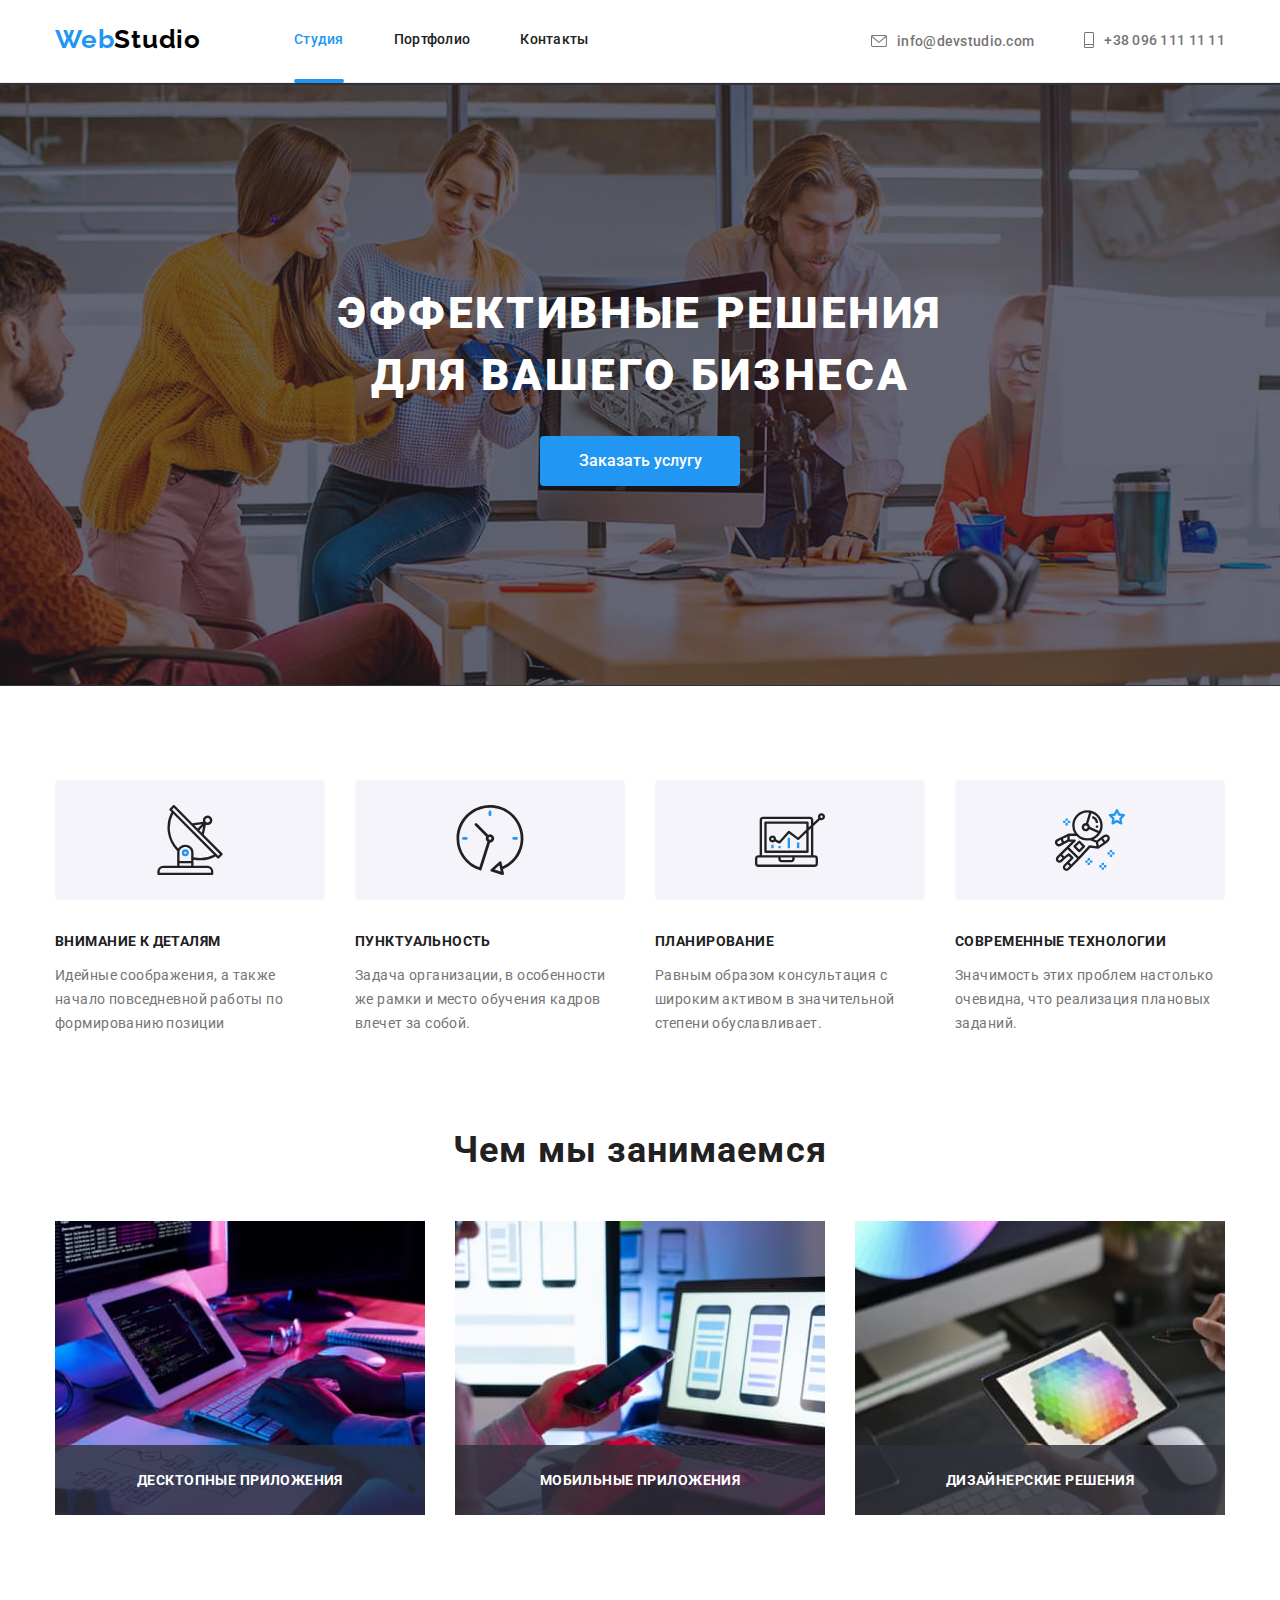
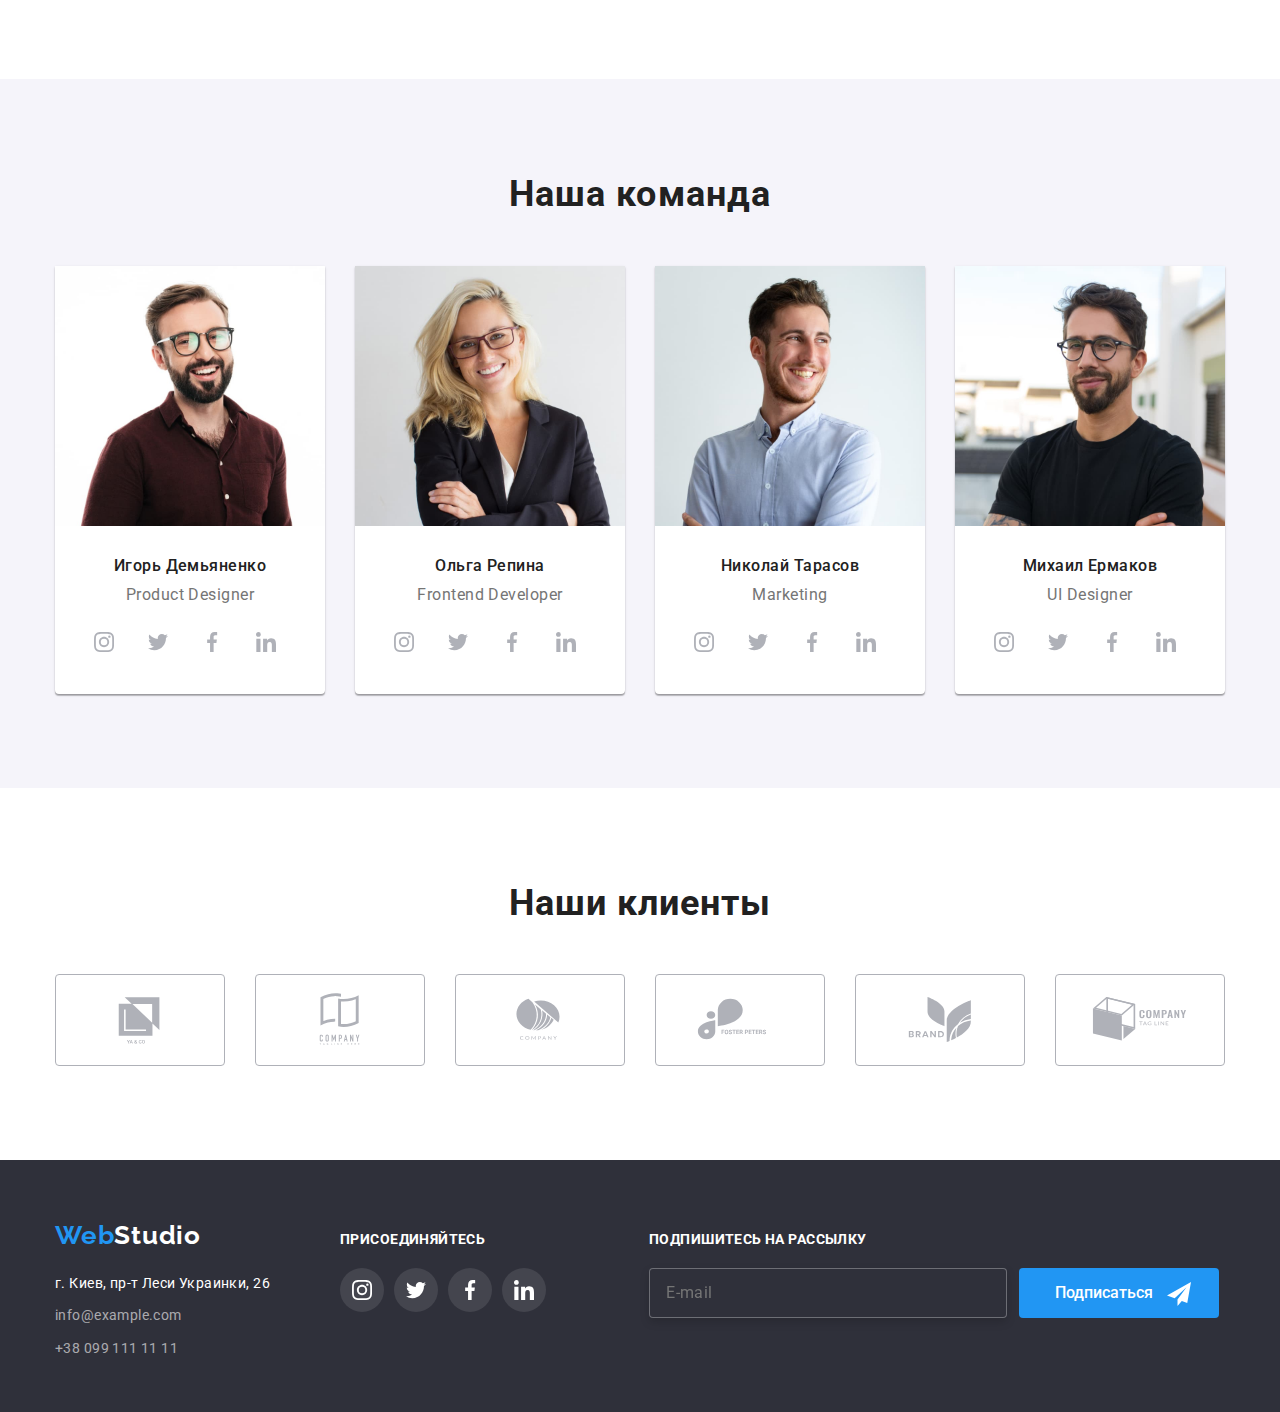
<file: index.html>
<!DOCTYPE html>
<html lang="ru">
  <head>
    <meta charset="UTF-8" />
    <meta http-equiv="X-UA-Compatible" content="IE=edge" />
    <meta name="viewport" content="width=device-width, initial-scale=1.0" />
    <title>WebStudio</title>

    <link rel="preconnect" href="https://fonts.gstatic.com" />
    <link
      href="https://fonts.googleapis.com/css2?family=Raleway:wght@700&family=Roboto:wght@400;500;700;900&display=swap"
      rel="stylesheet"
    />

    <link
      rel="stylesheet"
      href="https://cdnjs.cloudflare.com/ajax/libs/modern-normalize/1.0.0/modern-normalize.min.css"
    />

    <link rel="stylesheet" href="css/styles.css" />
  </head>
  <body>
    <!--Шапка сайта-->
    <header class="header">
      <div class="container">
        <nav class="header-text">
          <a class="link logo header-logo" href="index.html"
            >Web<span class="studio logo">Studio</span></a
          >
          <ul class="list header-text">
            <li class="menu-item">
              <a class="link current" href="index.html">Студия</a>
            </li>
            <li class="menu-item">
              <a class="link" href="portfolio.html">Портфолио</a>
            </li>
            <li class="menu-item">
              <a class="link" href="">Контакты</a>
            </li>
          </ul>
        </nav>

        <ul class="list header-text contact phone-email">
          <li class="menu-item">
            <a class="link" href="mailto:info@devstudio.com">
              <svg class="e-mail" width="16px" height="12px">
                <use href="./images/icons.svg#icon-envelope-hover"></use></svg
              >info@devstudio.com
            </a>
          </li>
          <li class="menu-item">
            <a class="link" href="tel:+380961111111"
              ><svg class="phone" width="10px" height="16px">
                <use href="./images/icons.svg#icon-phone"></use></svg
              >+38 096 111 11 11
            </a>
          </li>
        </ul>
      </div>
    </header>
    <!--Мэйн-->
    <main>
      <!--Секция-герой-->
      <section class="hero">
        <div class="container">
          <h1 class="big">
            Эффективные решения <br />
            для вашего бизнеса
          </h1>
          <button data-modal-open class="btn service" type="button">
            Заказать услугу
          </button>
        </div>
      </section>
      <!--Преимущества-->
      <section class="section-advantages">
        <div class="container">
          <h2 class="vanish">Наши преимущества</h2>
          <ul class="list advantage-list">
            <li class="advantage-card">
              <div class="adv-svg-tile">
                <svg width="70px" height="70px">
                  <use href="./images/icons.svg#icon-sattelite"></use>
                </svg>
              </div>
              <h3 class="advantages">Внимание к деталям</h3>
              <p>
                Идейные соображения, а также начало повседневной работы по
                формированию позиции
              </p>
            </li>
            <li class="advantage-card">
              <div class="adv-svg-tile">
                <svg width="70px" height="70px">
                  <use href="./images/icons.svg#icon-time"></use>
                </svg>
              </div>
              <h3 class="advantages">Пунктуальность</h3>
              <p>
                Задача организации, в особенности же рамки и место обучения
                кадров влечет за собой.
              </p>
            </li>
            <li class="advantage-card">
              <div class="adv-svg-tile">
                <svg width="70px" height="70px">
                  <use href="./images/icons.svg#icon-rise"></use>
                </svg>
              </div>
              <h3 class="advantages">Планирование</h3>
              <p>
                Равным образом консультация с широким активом в значительной
                степени обуславливает.
              </p>
            </li>
            <li class="advantage-card">
              <div class="adv-svg-tile">
                <svg width="70px" height="70px">
                  <use href="./images/icons.svg#icon-spaceman"></use>
                </svg>
              </div>
              <h3 class="advantages">Современные технологии</h3>
              <p>
                Значимость этих проблем настолько очевидна, что реализация
                плановых заданий.
              </p>
            </li>
          </ul>
        </div>
      </section>
      <!--Чем занимаемся-->
      <section class="section-activities">
        <div class="container">
          <h2 class="title2">Чем мы занимаемся</h2>
          <ul class="list activities-list">
            <li class="activities">
              <img
                src="./images/pc.jpg"
                alt="персональный компьютер"
                width="370"
              />
              <div class="gradient">
                <p class="activity-name">Десктопные приложения</p>
              </div>
            </li>
            <li class="activities">
              <img src="./images/laptop.jpg" alt="ноутбук" width="370" />
              <div class="gradient">
                <p class="activity-name">Мобильные приложения</p>
              </div>
            </li>
            <li class="activities">
              <img src="./images/tablet.jpg" alt="планшет" width="370" />
              <div class="gradient">
                <p class="activity-name">Дизайнерские решения</p>
              </div>
            </li>
          </ul>
        </div>
      </section>
      <!--Команда-->
      <section class="team">
        <div class="container">
          <h2 class="title2">Наша команда</h2>
          <ul class="list team-list">
            <li class="team-card">
              <img
                class="team-photo"
                src="./images/igor.jpg"
                alt="Игорь Демьяненко"
              />

              <div class="team-card-text">
                <h3 class="team-names">Игорь Демьяненко</h3>
                <p class="team-position">Product Designer</p>
              </div>

              <div class="team-contacts">
                <ul class="list links-list">
                  <li>
                    <a
                      href="https://www.instagram.com/"
                      target="_blank"
                      rel="noopener nofollower"
                      class="link team-link"
                      aria-label="instagram"
                    >
                      <svg class="team-social" width="20px" height="20px">
                        <use href="./images/icons.svg#icon-instagram"></use>
                      </svg>
                    </a>
                  </li>

                  <li>
                    <a
                      href="https://www.twitter.com/"
                      target="_blank"
                      rel="noopener nofollower"
                      class="link team-link"
                      aria-label="twitter"
                    >
                      <svg class="team-social" width="20px" height="20px">
                        <use href="./images/icons.svg#icon-twitter"></use>
                      </svg>
                    </a>
                  </li>

                  <li>
                    <a
                      href="https://www.facebook.com/"
                      target="_blank"
                      rel="noopener nofollower"
                      class="link team-link"
                      aria-label="facebook"
                    >
                      <svg class="team-social" width="20px" height="20px">
                        <use href="./images/icons.svg#icon-facebook"></use>
                      </svg>
                    </a>
                  </li>

                  <li>
                    <a
                      href="https://www.linkedin.com/"
                      target="_blank"
                      rel="noopener nofollower"
                      class="link team-link"
                      aria-label="linkedin"
                    >
                      <svg class="team-social" width="20px" height="20px">
                        <use href="./images/icons.svg#icon-linkedin"></use>
                      </svg>
                    </a>
                  </li>
                </ul>
              </div>
            </li>

            <li class="team-card">
              <img
                class="team-photo"
                src="./images/olga.jpg"
                alt="Ольга Репина"
              />
              <div class="team-card-text">
                <h3 class="team-names">Ольга Репина</h3>
                <p class="team-position">Frontend Developer</p>
              </div>

              <div class="team-contacts">
                <ul class="list links-list">
                  <li>
                    <a
                      href="https://www.instagram.com/"
                      target="_blank"
                      rel="noopener nofollower"
                      class="link team-link"
                      aria-label="instagram"
                    >
                      <svg class="team-social" width="20px" height="20px">
                        <use href="./images/icons.svg#icon-instagram"></use>
                      </svg>
                    </a>
                  </li>

                  <li>
                    <a
                      href="https://www.twitter.com/"
                      target="_blank"
                      rel="noopener nofollower"
                      class="link team-link"
                      aria-label="twitter"
                    >
                      <svg class="team-social" width="20px" height="20px">
                        <use href="./images/icons.svg#icon-twitter"></use>
                      </svg>
                    </a>
                  </li>

                  <li>
                    <a
                      href="https://www.facebook.com/"
                      target="_blank"
                      rel="noopener nofollower"
                      class="link team-link"
                      aria-label="facebook"
                    >
                      <svg class="team-social" width="20px" height="20px">
                        <use href="./images/icons.svg#icon-facebook"></use>
                      </svg>
                    </a>
                  </li>

                  <li>
                    <a
                      href="https://www.linkedin.com/"
                      target="_blank"
                      rel="noopener nofollower"
                      class="link team-link"
                      aria-label="linkedin"
                    >
                      <svg class="team-social" width="20px" height="20px">
                        <use href="./images/icons.svg#icon-linkedin"></use>
                      </svg>
                    </a>
                  </li>
                </ul>
              </div>
            </li>

            <li class="team-card">
              <img
                class="team-photo"
                src="./images/nick.jpg"
                alt="Николай Тарасов"
              />
              <div class="team-card-text">
                <h3 class="team-names">Николай Тарасов</h3>
                <p class="team-position">Marketing</p>
              </div>

              <div class="team-contacts">
                <ul class="list links-list">
                  <li>
                    <a
                      href="https://www.instagram.com/"
                      target="_blank"
                      rel="noopener nofollower"
                      class="link team-link"
                      aria-label="instagram"
                    >
                      <svg class="team-social" width="20px" height="20px">
                        <use href="./images/icons.svg#icon-instagram"></use>
                      </svg>
                    </a>
                  </li>

                  <li>
                    <a
                      href="https://www.twitter.com/"
                      target="_blank"
                      rel="noopener nofollower"
                      class="link team-link"
                      aria-label="twitter"
                    >
                      <svg class="team-social" width="20px" height="20px">
                        <use href="./images/icons.svg#icon-twitter"></use>
                      </svg>
                    </a>
                  </li>

                  <li>
                    <a
                      href="https://www.facebook.com/"
                      target="_blank"
                      rel="noopener nofollower"
                      class="link team-link"
                      aria-label="facebook"
                    >
                      <svg class="team-social" width="20px" height="20px">
                        <use href="./images/icons.svg#icon-facebook"></use>
                      </svg>
                    </a>
                  </li>

                  <li>
                    <a
                      href="https://www.linkedin.com/"
                      target="_blank"
                      rel="noopener nofollower"
                      class="link team-link"
                      aria-label="linkedin"
                    >
                      <svg class="team-social" width="20px" height="20px">
                        <use href="./images/icons.svg#icon-linkedin"></use>
                      </svg>
                    </a>
                  </li>
                </ul>
              </div>
            </li>

            <li class="team-card">
              <img
                class="team-photo"
                src="./images/mike.jpg"
                alt="Михаил Ермаков"
              />
              <div class="team-card-text">
                <h3 class="team-names">Михаил Ермаков</h3>
                <p class="team-position">UI Designer</p>
              </div>

              <div class="team-contacts">
                <ul class="list links-list">
                  <li>
                    <a
                      href="https://www.instagram.com/"
                      target="_blank"
                      rel="noopener nofollower"
                      class="link team-link"
                      aria-label="instagram"
                    >
                      <svg class="team-social" width="20px" height="20px">
                        <use href="./images/icons.svg#icon-instagram"></use>
                      </svg>
                    </a>
                  </li>

                  <li>
                    <a
                      href="https://www.twitter.com/"
                      target="_blank"
                      rel="noopener nofollower"
                      class="link team-link"
                      aria-label="twitter"
                    >
                      <svg class="team-social" width="20px" height="20px">
                        <use href="./images/icons.svg#icon-twitter"></use>
                      </svg>
                    </a>
                  </li>

                  <li>
                    <a
                      href="https://www.facebook.com/"
                      target="_blank"
                      rel="noopener nofollower"
                      class="link team-link"
                      aria-label="facebook"
                    >
                      <svg class="team-social" width="20px" height="20px">
                        <use href="./images/icons.svg#icon-facebook"></use>
                      </svg>
                    </a>
                  </li>

                  <li>
                    <a
                      href="https://www.linkedin.com/"
                      target="_blank"
                      rel="noopener nofollower"
                      class="link team-link"
                      aria-label="linkedin"
                    >
                      <svg class="team-social" width="20px" height="20px">
                        <use href="./images/icons.svg#icon-linkedin"></use>
                      </svg>
                    </a>
                  </li>
                </ul>
              </div>
            </li>
          </ul>
        </div>
      </section>
      <!--Клиенты-->
      <section class="section-clients">
        <div class="container">
          <h2 class="title2">Наши клиенты</h2>
          <ul class="clients list">
            <li class="client">
              <a href="" class="client-svg-tile link"
                ><svg class="client-svg" width="106px" height="60px">
                  <use href="./images/icons.svg#icon-Union"></use>
                </svg>
              </a>
            </li>
            <li class="client">
              <a href="" class="client-svg-tile link">
                <svg class="client-svg" width="106px" height="60px">
                  <use href="./images/icons.svg#icon-group"></use>
                </svg>
              </a>
            </li>
            <li class="client">
              <a href="" class="client-svg-tile link"
                ><svg class="client-svg" width="106px" height="60px">
                  <use href="./images/icons.svg#icon-company"></use>
                </svg>
              </a>
            </li>
            <li class="client">
              <a href="" class="client-svg-tile link">
                <svg class="client-svg" width="106px" height="60px">
                  <use href="./images/icons.svg#icon-foster"></use>
                </svg>
              </a>
            </li>
            <li class="client">
              <a href="" class="client-svg-tile link">
                <svg class="client-svg" width="106px" height="60px">
                  <use href="./images/icons.svg#icon-brand"></use>
                </svg>
              </a>
            </li>
            <li class="client">
              <a href="" class="client-svg-tile link">
                <svg class="client-svg" width="106px" height="60px">
                  <use href="./images/icons.svg#icon-tag"></use>
                </svg>
              </a>
            </li>
          </ul>
        </div>
      </section>
    </main>
    <!--Подвал-->
    <footer class="footer">
      <div class="container">
        <div class="foter-content">
          <div class="address-block">
            <a class="link logo" href="index.html"
              >Web<span class="studio-white">Studio</span></a
            >
            <!--Адрес-->
            <address class="address">
              <ul class="list">
                <li class="address-white">г. Киев, пр-т Леси Украинки, 26</li>
                <li class="footer-mail">
                  <a class="link" href="mailto:info@example.com"
                    >info@example.com</a
                  >
                </li>
                <li class="footer-phone">
                  <a class="link" href="tel:+380991111111">+38 099 111 11 11</a>
                </li>
              </ul>
            </address>
          </div>
          <!--Соцсети-->
          <div class="contact-links">
            <p class="connect">присоединяйтесь</p>
            <ul class="list links-list">
              <li>
                <a
                  href="https://www.instagram.com/"
                  target="_blank"
                  rel="noopener nofollower"
                  class="link studio-link"
                  aria-label="instagram"
                >
                  <svg class="studio-social" width="20px" height="20px">
                    <use href="./images/icons.svg#icon-instagram"></use>
                  </svg>
                </a>
              </li>
              <li>
                <a
                  href="https://www.twitter.com/"
                  target="_blank"
                  rel="noopener nofollower"
                  class="link studio-link"
                  aria-label="twitter"
                >
                  <svg class="studio-social" width="20px" height="20px">
                    <use href="./images/icons.svg#icon-twitter"></use>
                  </svg>
                </a>
              </li>
              <li>
                <a
                  href="https://www.facebook.com/"
                  target="_blank"
                  rel="noopener nofollower"
                  class="link studio-link"
                  aria-label="facebook"
                >
                  <svg class="studio-social" width="20px" height="20px">
                    <use href="./images/icons.svg#icon-facebook"></use>
                  </svg>
                </a>
              </li>
              <li>
                <a
                  href="https://www.linkedin.com/"
                  target="_blank"
                  rel="noopener nofollower"
                  class="link studio-link"
                  aria-label="linkedin"
                >
                  <svg class="studio-social" width="20px" height="20px">
                    <use href="./images/icons.svg#icon-linkedin"></use>
                  </svg>
                </a>
              </li>
            </ul>
          </div>

          <!--Подписка-->
          <div class="subscribe">
            <p class="connect">Подпишитесь на рассылку</p>
            <form action="subscribtion">
              <input
                type="email"
                name="e-mail"
                id="e-mail"
                class="input-email"
                placeholder="E-mail"
                required
                autocomplete="email"
              />
              <button type="submit" class="btn subscribe-button">
                <span class="subscribe-txt"> Подписаться</span>
                <svg width="24px" height="24px">
                  <use href="./images/icons.svg#send"></use>
                </svg>
              </button>
            </form>
          </div>
        </div>
      </div>
      <!--Модальное окно-->
      <div data-modal class="backdrop is-hidden">
        <div class="modal">
          <button data-modal-close class="modal-close-btn">
            <svg class="close-svg" width="14px" height="14px">
              <use href="./images/icons.svg#close"></use>
            </svg>
          </button>
          <p class="modal-title">Оставьте свои данные, мы вам перезвоним</p>

          <form name="signup_form" autocomplete="on" class="form">
            <label for="name">Имя </label>
            <div class="inputs">
              <input
                type="text"
                name="name"
                id="name"
                class="input-box"
                autofocus
                required
                pattern="^[a-zA-Z+а-яА-Я\s]+$"
              />
              <svg width="18px" height="18px" class="input-icon">
                <use href="./images/icons.svg#person"></use>
              </svg>
            </div>

            <label for="tel">Телефон</label>
            <div class="inputs">
              <input
                type="tel"
                name="tel"
                id="tel"
                class="input-box"
                required
                pattern="[0-9]{10,12}"
              />
              <svg width="18px" height="18px" class="input-icon">
                <use href="./images/icons.svg#telephone"></use>
              </svg>
            </div>

            <label for="email">Почта</label>
            <div class="inputs">
              <input
                type="email"
                name="email"
                id="email"
                class="input-box"
                required
              />
              <svg width="18px" height="18px" class="input-icon">
                <use href="./images/icons.svg#email-box"></use>
              </svg>
            </div>
            <label for="comment">Комментарий</label>
            <div class="txt-area">
              <textarea
                name="comment"
                id="comment"
                placeholder="Введите текст"
              ></textarea>
            </div>
            <div class="chk-div">
              <input
                class="checkbox is-hidden"
                type="checkbox"
                name="user-checkbox"
                id="checkbox"
              />
              <label class="chk-lbl" for="checkbox">
                <svg width="11px" height="8px" class="chk">
                  <use href="./images/icons.svg#check"></use>
                </svg>
                <span class="agreement">
                  Соглашаюсь с рассылкой и принимаю
                  <a href="#" class="link-agreement">Условия договора </a>
                </span>
              </label>
            </div>
            <button type="submit" class="btn subscribe-button send-btn">
              Отправить
            </button>
          </form>
        </div>
      </div>
    </footer>

    <script src="./js/modal.js"></script>
  </body>
</html>
</file>
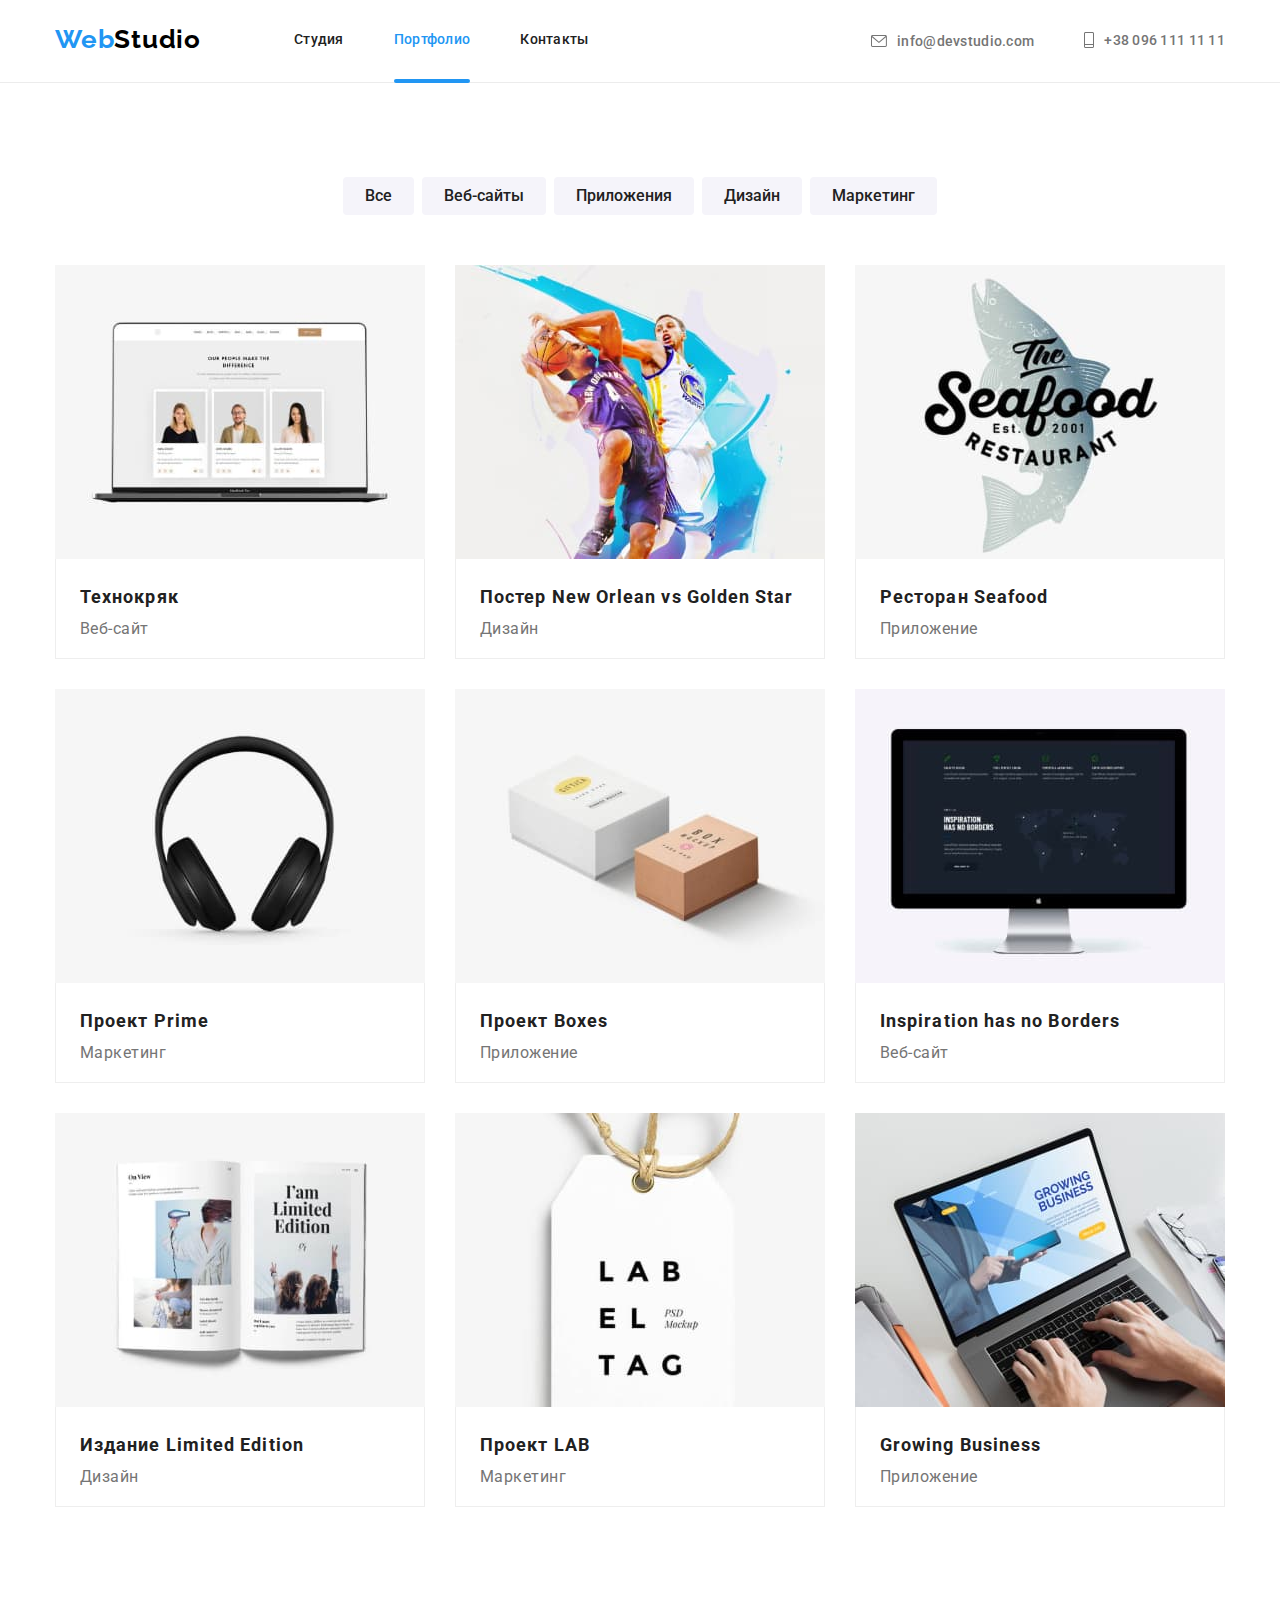
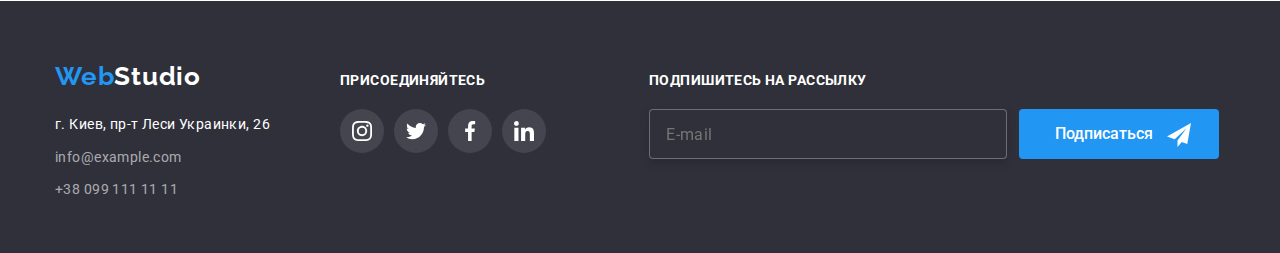
<file: portfolio.html>
<!DOCTYPE html>
<html lang="ru">
  <head>
    <meta charset="UTF-8" />
    <meta http-equiv="X-UA-Compatible" content="IE=edge" />
    <meta name="viewport" content="width=device-width, initial-scale=1.0" />
    <title>Portfolio</title>

    <link rel="preconnect" href="https://fonts.gstatic.com" />
    <link
      href="https://fonts.googleapis.com/css2?family=Raleway:wght@700&family=Roboto:wght@400;500;700;900&display=swap"
      rel="stylesheet"
    />

    <link
      rel="stylesheet"
      href="https://cdnjs.cloudflare.com/ajax/libs/modern-normalize/1.0.0/modern-normalize.min.css"
    />

    <link rel="stylesheet" href="css/styles.css" />
  </head>
  <body>
    <!--Шапка сайта-->
    <header class="header">
      <div class="container">
        <nav class="header-text">
          <a class="link logo header-logo" href="index.html"
            >Web<span class="studio logo">Studio</span></a
          >
          <ul class="list header-text">
            <li class="menu-item">
              <a class="link" href="index.html">Студия</a>
            </li>
            <li class="menu-item">
              <a class="link current" href="portfolio.html">Портфолио</a>
            </li>
            <li class="menu-item">
              <a class="link" href="">Контакты</a>
            </li>
          </ul>
        </nav>

        <ul class="list header-text contact phone-email">
          <li class="menu-item">
            <a class="link" href="mailto:info@devstudio.com">
              <svg class="e-mail" width="16px" height="12px">
                <use href="./images/icons.svg#icon-envelope-hover"></use></svg
              >info@devstudio.com
            </a>
          </li>
          <li class="menu-item">
            <a class="link" href="tel:+380961111111"
              ><svg class="phone" width="10px" height="16px">
                <use href="./images/icons.svg#icon-phone"></use></svg
              >+38 096 111 11 11
            </a>
          </li>
        </ul>
      </div>
    </header>
    <main>
      <!-- Примеры работ -->
      <section class="section-portfolio">
        <div class="container">
          <h1 class="vanish">Portfolio</h1>
          <!--Фильтры портфолио-->
          <ul class="list filter">
            <li>
              <button class="btn" type="button">Все</button>
            </li>
            <li>
              <button class="btn" type="button">Веб-сайты</button>
            </li>
            <li>
              <button class="btn" type="button">Приложения</button>
            </li>
            <li>
              <button class="btn" type="button">Дизайн</button>
            </li>
            <li>
              <button class="btn" type="button">Маркетинг</button>
            </li>
          </ul>
          <!--Работы-->

          <ul class="list projects">
            <li class="project-item">
              <div class="overflow">
                <div class="overlay">
                  <p>
                    Технокряк это современная площадка распространения
                    коронавируса. Компании используют эту платформу для
                    цифрового шпионажа и атак на защищённые сервера конкурентов.
                  </p>
                </div>
                <img
                  src="./images/portfolio/technocrack.jpg"
                  alt="ноутбук"
                  width="370"
                />
              </div>
              <div class="label">
                <h3 class="project-name">Технокряк</h3>
                <p class="project-type">Веб-сайт</p>
              </div>
            </li>

            <li class="project-item">
              <div class="overflow">
                <div class="overlay">
                  <p>Крутой постер с баскетболистами.</p>
                </div>
                <img
                  src="./images/portfolio/orlean.jpg"
                  alt="игроки в баскетбол"
                  width="370"
                />
              </div>

              <div class="label">
                <h3 class="project-name">Постер New Orlean vs Golden Star</h3>
                <p class="project-type">Дизайн</p>
              </div>
            </li>

            <li class="project-item">
              <div class="overflow">
                <div class="overlay">
                  <p>Фугу не едят только слабаки!</p>
                </div>
                <img
                  src="./images/portfolio/seafood.jpg"
                  alt="рыба"
                  width="370"
                />
              </div>
              <div class="label">
                <h3 class="project-name">Ресторан Seafood</h3>
                <p class="project-type">Приложение</p>
              </div>
            </li>

            <li class="project-item">
              <div class="overflow">
                <div class="overlay">
                  <p>Стандартные наушники по космическим ценам.</p>
                </div>
                <img
                  src="./images/portfolio/prime.jpg"
                  alt="наушники"
                  width="370"
                />
              </div>
              <div class="label">
                <h3 class="project-name">Проект Prime</h3>
                <p class="project-type">Маркетинг</p>
              </div>
            </li>
            <li class="project-item">
              <div class="overflow">
                <div class="overlay">
                  <p>Спрячь коробку в коробку...</p>
                </div>
                <img
                  src="./images/portfolio/box.jpg"
                  alt="коробки"
                  width="370"
                />
              </div>
              <div class="label">
                <h3 class="project-name">Проект Boxes</h3>
                <p class="project-type">Приложение</p>
              </div>
            </li>
            <li class="project-item">
              <div class="overflow">
                <div class="overlay">
                  <p>Музы цифрового мира.</p>
                </div>
                <img
                  src="./images/portfolio/inspiration.jpg"
                  alt="монитор"
                  width="370"
                />
              </div>
              <div class="label">
                <h3 class="project-name">Inspiration has no Borders</h3>
                <p class="project-type">Веб-сайт</p>
              </div>
            </li>
            <li class="project-item">
              <div class="overflow">
                <div class="overlay">
                  <p>Лучший друг писателей!</p>
                </div>
                <img
                  src="./images/portfolio/limited.jpg"
                  alt="книга"
                  width="370"
                />
              </div>
              <div class="label">
                <h3 class="project-name">Издание Limited Edition</h3>
                <p class="project-type">Дизайн</p>
              </div>
            </li>
            <li class="project-item">
              <div class="overflow">
                <div class="overlay">
                  <p>Лаборатория этикеток.</p>
                </div>
                <img
                  src="./images/portfolio/lab.jpg"
                  alt="этикетка"
                  width="370"
                />
              </div>
              <div class="label">
                <h3 class="project-name">Проект LAB</h3>
                <p class="project-type">Маркетинг</p>
              </div>
            </li>
            <li class="project-item">
              <div class="overflow">
                <div class="overlay">
                  <p>Расти бизнес большой и маленький!</p>
                </div>
                <img
                  src="./images/portfolio/business.jpg"
                  alt="ноутбук бизнесмена"
                  width="370"
                />
              </div>
              <div class="label">
                <h3 class="project-name">Growing Business</h3>
                <p class="project-type">Приложение</p>
              </div>
            </li>
          </ul>
        </div>
      </section>
    </main>
    <!--Подвал-->
    <footer class="footer">
      <div class="container">
        <div class="foter-content">
          <div class="address-block">
            <a class="link logo" href="index.html"
              >Web<span class="studio-white">Studio</span></a
            >
            <!--Адрес-->
            <address class="address">
              <ul class="list">
                <li class="address-white">г. Киев, пр-т Леси Украинки, 26</li>
                <li class="footer-mail">
                  <a class="link" href="mailto:info@example.com"
                    >info@example.com</a
                  >
                </li>
                <li class="footer-phone">
                  <a class="link" href="tel:+380991111111">+38 099 111 11 11</a>
                </li>
              </ul>
            </address>
          </div>
          <!--Соцсети-->
          <div class="contact-links">
            <p class="connect">присоединяйтесь</p>
            <ul class="list links-list">
              <li>
                <a
                  href="https://www.instagram.com/"
                  target="_blank"
                  rel="noopener nofollower"
                  class="link studio-link"
                  aria-label="instagram"
                >
                  <svg class="studio-social" width="20px" height="20px">
                    <use href="./images/icons.svg#icon-instagram"></use>
                  </svg>
                </a>
              </li>
              <li>
                <a
                  href="https://www.twitter.com/"
                  target="_blank"
                  rel="noopener nofollower"
                  class="link studio-link"
                  aria-label="twitter"
                >
                  <svg class="studio-social" width="20px" height="20px">
                    <use href="./images/icons.svg#icon-twitter"></use>
                  </svg>
                </a>
              </li>
              <li>
                <a
                  href="https://www.facebook.com/"
                  target="_blank"
                  rel="noopener nofollower"
                  class="link studio-link"
                  aria-label="facebook"
                >
                  <svg class="studio-social" width="20px" height="20px">
                    <use href="./images/icons.svg#icon-facebook"></use>
                  </svg>
                </a>
              </li>
              <li>
                <a
                  href="https://www.linkedin.com/"
                  target="_blank"
                  rel="noopener nofollower"
                  class="link studio-link"
                  aria-label="linkedin"
                >
                  <svg class="studio-social" width="20px" height="20px">
                    <use href="./images/icons.svg#icon-linkedin"></use>
                  </svg>
                </a>
              </li>
            </ul>
          </div>

          <!--Подписка-->
          <div class="subscribe">
            <p class="connect">Подпишитесь на рассылку</p>
            <form action="subscribtion">
              <input
                type="email"
                name="e-mail"
                id="e-mail"
                class="input-email"
                placeholder="E-mail"
                required
                autocomplete="email"
              />
              <button type="submit" class="btn subscribe-button">
                <span class="subscribe-txt"> Подписаться</span>
                <svg width="24px" height="24px">
                  <use href="./images/icons.svg#send"></use>
                </svg>
              </button>
            </form>
          </div>
        </div>
      </div>
    </footer>
  </body>
</html>
</file>
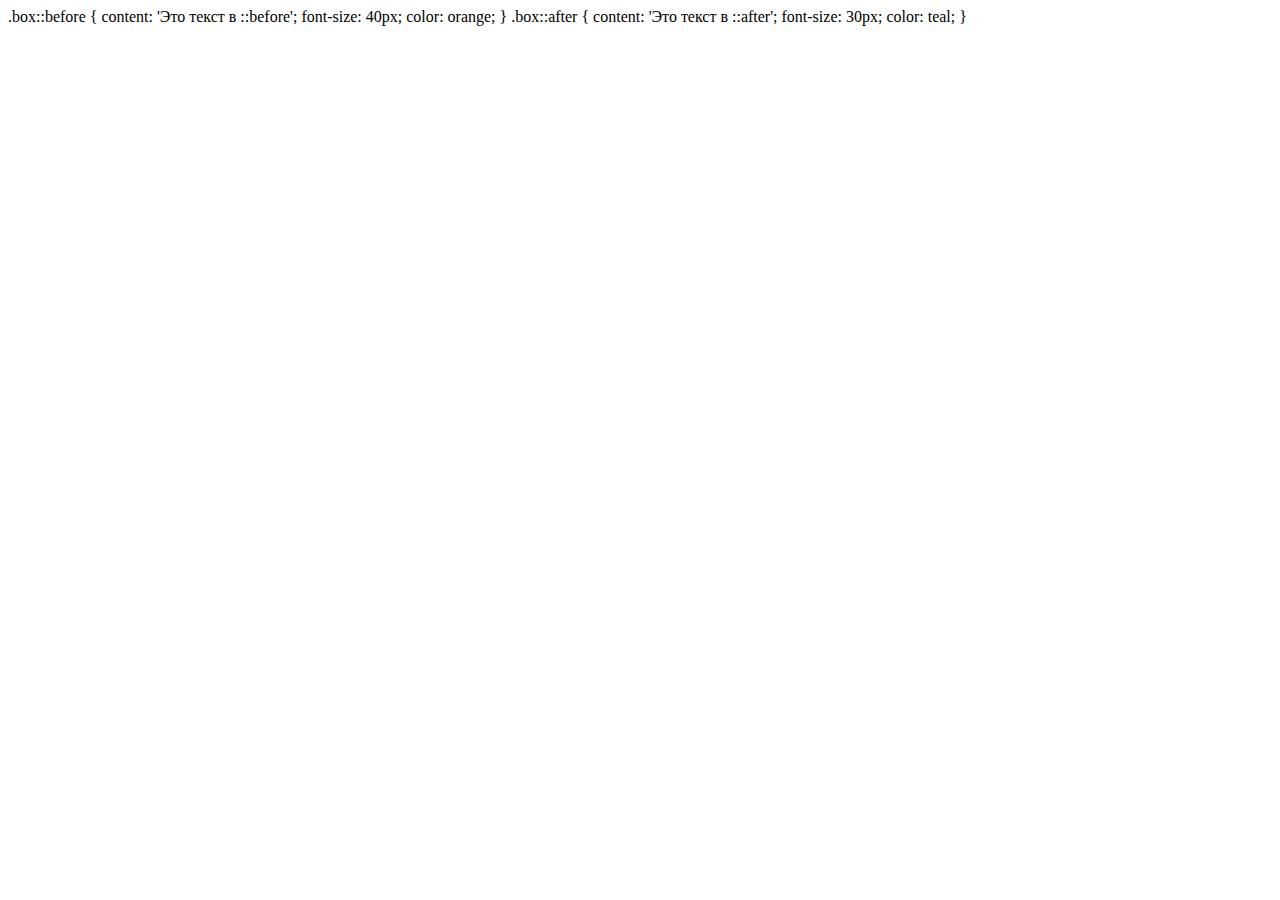
<file: css/Untitled-1.html>
<!DOCTYPE html>
<html lang="en">
  <head>
    <meta charset="UTF-8" />
    <meta http-equiv="X-UA-Compatible" content="IE=edge" />
    <meta name="viewport" content="width=device-width, initial-scale=1.0" />
    <title>Document</title>
  </head>
  <body>
    .box::before { content: 'Это текст в ::before'; font-size: 40px; color:
    orange; } .box::after { content: 'Это текст в ::after'; font-size: 30px;
    color: teal; }
  </body>
</html>
</file>
<file: css/styles.css>
:root {
  --main-text-cl: #757575;
  --title-cl: #212121;
  --accent-cl: #2196f3;
  --alt-text-cl: #ffffff;

  --dark-bg: #2f303a;
  --second-bg: #e5e5e5;
  --btn-bg: #f5f4fa;

  --main-font: "Roboto", sans-serif;
  --title-font: "Raleway", sans-serif;
}
body {
  font-family: var(--main-font);
  font-size: 14px;
  line-height: 1.7;
  letter-spacing: 0.03em;
  color: var(--main-text-cl);
}
.link {
  color: inherit;
  text-decoration: none;

  transition-property: color;
  transition-duration: 250ms;
  transition-timing-function: cubic-bezier(0.4, 0, 0.2, 1);
  transition-delay: 0;
}
.link:hover,
.link.focus {
  color: var(--accent-cl);
}
.current {
  color: var(--accent-cl);
  display: block;
  width: 100%;
  height: 100%;
}

.current::after {
  content: "";
  display: block;
  width: 100%;
  height: 4px;
  border-radius: 2px;
  background-color: var(--accent-cl);
  position: relative;
  top: 33px;
}

.list {
  list-style: none;
  margin: 0;
  padding-left: 0;
}
.address {
  font-style: inherit;
}

.btn {
  cursor: pointer;
  color: var(--title-cl);
  background-color: var(--btn-bg);
  border-width: 0px;
  border-radius: 4px;
  font-size: 16px;
  line-height: 1.6;
  padding: 6px 22px 6px 22px;
  font-weight: 500;
  min-height: 38px;

  transition-property: color, background-color, box-shadow;
  transition-duration: 250ms;
  transition-timing-function: cubic-bezier(0.4, 0, 0.2, 1);
  transition-delay: 0;
}
.btn:hover,
.btn:focus {
  color: var(--alt-text-cl);
  background-color: var(--accent-cl);
  box-shadow: 0px 3px 1px rgba(0, 0, 0, 0.1), 0px 1px 2px rgba(0, 0, 0, 0.08),
    0px 2px 2px rgba(0, 0, 0, 0.12);
}

.container {
  width: 1200px;
  padding-left: 15px;
  padding-right: 15px;
  margin-left: auto;
  margin-right: auto;
}

h1,
h2,
h3,
p,
img {
  margin: 0px;
}

img {
  display: block;
  max-width: 100%;
}

/* Шапка сайта*/

.header {
  background-color: var(--alt-text-cl);
  border-bottom: 1px solid #ececec;
}
.header-text {
  font-weight: 500;
  line-height: 1;
  letter-spacing: 0.02em;
  color: var(--title-cl);
  display: inline-flex;
}

.logo {
  font-family: Raleway;
  font-style: normal;
  font-weight: 700;
  font-size: 26px;
  line-height: 1.2;
  letter-spacing: 0.03em;
  color: #2196f3;
}
.header-logo {
  margin-top: 24px;
  margin-right: 93px;
  margin-bottom: 25px;
  margin-left: auto;
}

.studio {
  color: black;
}

.studio-white {
  color: var(--alt-text-cl);
}

.contact {
  color: inherit;
  margin-left: auto;
}

.menu-item:not(:last-child) {
  margin-right: 50px;
}

.menu-item {
  padding-top: 32px;
  padding-bottom: 32px;
}

.phone-email > .menu-item > a {
  display: inline-flex;
  align-items: center;
}

.phone-email {
  display: flex;
  margin-left: auto;
  align-items: center;
}

.e-mail {
  fill: var(--main-text-cl);
  margin-right: 10px;
}

.phone {
  fill: var(--main-text-cl);
  margin-right: 10px;
}

.phone,
.e-mail,
.client-svg,
.client-svg-tile {
  fill: currentColor;
  color: currentColor;
}

.header .container {
  display: flex;
  align-items: center;
}

/*Секция-герой*/
.hero {
  background: var(--dark-bg);
  margin-left: auto;
  margin-right: auto;
  padding-top: 200px;
  padding-bottom: 200px;
  background-image: linear-gradient(
      to bottom,
      rgba(47, 48, 58, 0.4),
      rgba(47, 48, 58, 0.4)
    ),
    url("../images/herobg.jpg");
  max-width: 1600vh;
  background-repeat: no-repeat;
  background-position: center;
}

.big {
  font-size: 44px;
  font-weight: 900;
  line-height: 1.4;
  text-align: center;
  letter-spacing: 0.06em;
  text-transform: uppercase;
  color: var(--alt-text-cl);
}

/*Кнопка заказа услуги*/
.service {
  color: var(--alt-text-cl);
  background-color: var(--accent-cl);
  display: block;
  margin-left: auto;
  margin-right: auto;
  min-height: 50px;
  min-width: 200px;
  margin-top: 30px;
  fill: var(--alt-text-cl);
}

.service:hover,
.subscribe-button:hover {
  animation: scale 1.5s ease-in-out;
}

@keyframes scale {
  5% {
    transform: scale(1);
  }
  25% {
    transform: scale(0.9);
  }
  50% {
    transform: scale(1);
  }
}

/*Скрытый заголовок*/
.vanish {
  display: none;
}
/*Преимущества*/

.section-advantages {
  padding-top: 94px;
}

.advantages {
  text-transform: uppercase;
  color: var(--title-cl);
  font-size: 14px;
  padding-bottom: 10px;
}

.advantage-list {
  display: flex;
  flex-wrap: wrap;
  margin-right: -30px;
}

.advantage-card {
  flex-basis: calc(100% / 4 - 30px);
  margin-right: 30px;
}

.adv-svg-tile {
  width: 270px;
  height: 120px;
  background: #f5f4fa;
  border-radius: 4px;
  display: flex;
  justify-content: center;
  padding-top: 25px;
  margin-bottom: 30px;
}

/*Что делаем*/
.section-activities {
  padding-top: 94px;
  padding-bottom: 94px;
}

.title2 {
  font-weight: 700;
  font-size: 36px;
  line-height: 1.17;
  text-align: center;
  letter-spacing: 0.03em;
  color: var(--title-cl);
  margin-bottom: 50px;
}

.activities-list {
  display: flex;
  flex-wrap: wrap;
  margin-right: -30px;
}

.activities {
  flex-basis: calc(100% / 3 - 30px);
  margin-right: 30px;
}

.activity-name {
  text-transform: uppercase;
  color: var(--alt-text-cl);
  font-weight: 700;
  font-size: 14px;
  line-height: 1.14;
  letter-spacing: 0.03em;
}

.gradient {
  background-image: linear-gradient(
    to top,
    rgba(47, 48, 58, 0.8),
    rgba(47, 48, 58, 0.8)
  );
  width: 370px;
  height: 70px;
  position: relative;
  bottom: 70px;

  display: flex;
  align-items: center;
  justify-content: center;
}

/*Команда*/

.team {
  background-color: var(--btn-bg);
  padding-top: 94px;
  padding-bottom: 94px;
}

.team-list {
  display: flex;
  flex-wrap: wrap;
  margin-right: -30px;
  margin-top: -30px;
}

.team-card {
  flex-basis: calc(100% / 4 - 30px);
  margin-right: 30px;
  margin-top: 30px;
  box-shadow: 0px 1px 3px rgba(0, 0, 0, 0.12), 0px 1px 1px rgba(0, 0, 0, 0.14),
    0px 2px 1px rgba(0, 0, 0, 0.2);
  border-radius: 0px 0px 4px 4px;
  background-color: var(--alt-text-cl);
}

.team-photo {
  margin-left: auto;
  margin-right: auto;
}

.team-card-text {
  padding-top: 30px;
  word-wrap: normal;
  margin-bottom: 16px;
}

.team-names {
  font-weight: 500;
  font-size: 16px;
  line-height: 1.19;
  letter-spacing: 0.03em;
  color: var(--title-cl);
  margin-bottom: 10px;
  text-align: center;
}
.team-position {
  font-size: 16px;
  line-height: 1.19;
  letter-spacing: 0.03em;
  text-align: center;
}

.team-contacts {
  display: flex;
  padding-bottom: 30px;
  justify-content: center;
}

.team-social {
  fill: #afb1b8;

  transition-property: fill, background-color;
  transition-duration: 250ms;
  transition-timing-function: cubic-bezier(0.4, 0, 0.2, 1);
  transition-delay: 0;
}

.team-link {
  display: flex;
  align-items: center;
  justify-content: center;
  width: 44px;
  height: 44px;
  border-radius: 50%;
  margin-right: 10px;
  background-color: rgba(255, 255, 255, 0.1);

  transition-property: background-color;
  transition-duration: 250ms;
  transition-timing-function: cubic-bezier(0.4, 0, 0.2, 1);
  transition-delay: 0;
}

.team-link:hover,
.team-link:focus {
  background-color: var(--accent-cl);
}

.team-link:hover .team-social,
.team-link:focus .team-social {
  fill: var(--alt-text-cl);
}

/*Клиенты*/

.section-clients {
  padding-top: 94px;
  padding-bottom: 94px;
  color: #afb1b8;
}

.clients {
  display: flex;
  flex-wrap: wrap;
  margin-right: -30px;
  margin-top: -30px;
}

.client {
  flex-basis: calc(100% / 6 - 30px);
  margin-right: 30px;
  margin-top: 30px;
  justify-content: center;
}

.client-svg {
  fill: currentColor;
}

.client-svg-tile {
  border: 1px solid currentColor;
  border-radius: 4px;
  width: 170px;
  height: 92px;
  display: flex;
  justify-content: center;
  padding-top: 15px;

  transition-property: color;
  transition-duration: 500ms;
  transition-timing-function: cubic-bezier(0.4, 0, 0.2, 1);
  transition-delay: 0;
}

/*Футер*/
.footer {
  background: var(--dark-bg);
  color: rgba(255, 255, 255, 0.6);
  height: 252px;
  padding-top: 60px;
}

.foter-content {
  display: flex;
}

.address-block {
  margin-right: 70px;
}
.address-white {
  color: var(--alt-text-cl);
  margin-top: 20px;
}

.footer-mail {
  margin-top: 9px;
}

.footer-phone {
  margin-top: 9px;
}

/*Соцсети*/
.contact-links {
  display: flex;
  flex-wrap: wrap;
  flex-direction: column;
}

.connect {
  text-transform: uppercase;
  font-weight: 700;
  line-height: 1.14;
  color: var(--alt-text-cl);
  margin-bottom: 20px;
  display: flex;
  margin-top: 12px;
}

.links-list {
  display: inline-flex;
}

.studio-link {
  display: flex;
  align-items: center;
  justify-content: center;
  width: 44px;
  height: 44px;
  border-radius: 50%;
  margin-right: 10px;
  background-color: rgba(255, 255, 255, 0.1);
}
.studio-link:hover,
.studio-link:focus {
  background-color: var(--accent-cl);

  transition-property: background-color;
  transition-duration: 500ms;
  transition-timing-function: cubic-bezier(0.4, 0, 0.2, 1);
  transition-delay: 0;
}

.studio-social {
  fill: var(--alt-text-cl);
}

/*Подписка*/

.subscribe {
  display: block;
  margin-left: 93px;
}

.subscribe > input,
.subscribe > button,
.subscribe > form {
  display: inline-flex;
  align-items: center;
  justify-content: center;
}

.input-email {
  width: 358px;
  height: 50px;
  color: rgba(255, 255, 255, 0.6);
  border: 1px solid rgba(255, 255, 255, 0.3);
  border-radius: 4px;
  background-color: var(--dark-bg);
  filter: drop-shadow(0px 4px 4px rgba(0, 0, 0, 0.15));

  font-size: 16px;
  line-height: 1.25;
  letter-spacing: 0.03em;
  padding-left: 16px;
  margin-right: 12px;
}

.subscribe-button {
  color: var(--alt-text-cl);
  background-color: var(--accent-cl);
  min-height: 50px;
  min-width: 200px;
  fill: var(--alt-text-cl);
}
.subscribe-txt {
  margin-left: 7px;
}
.subscribe-button > svg {
  margin-left: 10px;
  vertical-align: middle;
}

/*Модальное окно*/

.backdrop {
  position: fixed;
  top: 0;
  left: 0;
  width: 100%;
  height: 100%;
  background-color: rgba(0, 0, 0, 0.2);
  transition-duration: 1500ms;
  transition-timing-function: cubic-bezier(0.4, 0, 0.2, 1);
}

.modal {
  position: absolute;
  top: 50%;
  left: 50%;
  transform: translate(-50%, -50%);
  width: 528px;
  height: 581px;
  padding: 20px;
  background-color: #fff;
  color: var(--main-text-cl);
  box-shadow: 0px 1px 3px rgba(0, 0, 0, 0.12), 0px 1px 1px rgba(0, 0, 0, 0.14),
    0px 2px 1px rgba(0, 0, 0, 0.2);
  border-radius: 4px;
  padding: 40px;
  max-height: 100%;
  max-width: 100%;
}

.modal-title {
  font-weight: 700;
  font-size: 20px;
  line-height: 1.15;
  text-align: center;
  color: var(--title-cl);
  letter-spacing: 0.03em;
  margin-bottom: 12px;
}

.modal-close-btn {
  position: absolute;
  top: 8px;
  right: 8px;
  width: 30px;
  height: 30px;
  border-radius: 50%;
  background: #ffffff;
  border: 1px solid rgba(0, 0, 0, 0.1);
  display: flex;
  align-items: center;
  justify-content: center;
}

.close-svg {
  fill: #000000;
}

.modal-close-btn:hover .close-svg,
.modal-close-btn:focus .close-svg {
  fill: var(--accent-cl);

  transition-property: fill;
  transition-duration: 500ms;
  transition-timing-function: cubic-bezier(0.4, 0, 0.2, 1);
  transition-delay: 0;
}

.inputs {
  position: relative;
  margin-bottom: 10px;
}

.input-box {
  width: 448px;
  height: 40px;
  border: 1px solid rgba(33, 33, 33, 0.2);
  box-sizing: border-box;
  border-radius: 4px;
  padding-left: 42px;
}

.input-icon {
  fill: currentColor;
  position: absolute;
  fill: var(--title-cl);
  left: 15px;
  top: 50%;
  transform: translatey(-50%);
}

input:focus + .input-icon {
  fill: var(--accent-cl);

  transition-property: fill;
  transition-duration: 500ms;
  transition-timing-function: cubic-bezier(0.4, 0, 0.2, 1);
  transition-delay: 0;
}

input:focus,
textarea:focus {
  border: 1px solid var(--accent-cl);

  transition-property: border;
  transition-duration: 500ms;
  transition-timing-function: cubic-bezier(0.4, 0, 0.2, 1);
  transition-delay: 0;
}

textarea {
  resize: none;
  width: 448px;
  height: 120px;
  padding: 12px 16px 12px 16px;
  border: 1px solid rgba(33, 33, 33, 0.2);
  border-radius: 4px;
  font-size: 12px;
  line-height: 1.17px;
  letter-spacing: 0.01em;
}

.txt-area {
  display: flex;
  margin-bottom: 20px;
}

.agreement {
  text-decoration: none;
}

.link-agreement {
  color: var(--accent-cl);
}

label {
  font-size: 12px;
  line-height: 1.16;
  letter-spacing: 0.01em;
}

/*Чекбокс*/
.checkbox:checked + .chk-lbl::before {
  background-color: var(--accent-cl);
  border: 2px solid var(--accent-clitle-cl);
  border-radius: 2px;

  display: flex;
  content: "";
  width: 16px;
  height: 15px;
}

.chk-div {
  position: relative;
  display: flex;
  align-items: center;
  justify-content: center;
  margin-bottom: 30px;
}

.chk {
  position: absolute;
  top: 50%;
  transform: translatey(-50%);
  left: 15px;
  fill: var(--alt-text-cl);
}

.chk-lbl {
  display: flex;
  font-size: 14px;
  letter-spacing: 0.03em;
}

.chk-lbl::before {
  display: flex;
  content: "";
  width: 16px;
  height: 15px;
  border: 2px solid var(--title-cl);
  border-radius: 2px;
  margin-right: 8px;
}

/*============Чекбокс===============*/

.send-btn {
  margin-right: 124px;
  margin-left: 124px;
}

.input-box:valid {
  color: var(--accent-cl);
}

input:invalid {
  color: rgb(241, 79, 79);
}

.is-hidden {
  display: none;
  visibility: hidden;
  opacity: 0;
  pointer-events: none;
}

/*Portfolio*/
.section-portfolio {
  padding-top: 94px;
  padding-bottom: 94px;
}

/*Фильтры*/

.filter {
  display: flex;
  margin-bottom: 50px;
  justify-content: center;
}
.filter > li {
  margin-right: 8px;
}
.filter :last-child {
  margin-right: 0;
}

/*Проекты*/

.project-name {
  font-weight: 700;
  font-size: 18px;
  line-height: 2;
  letter-spacing: 0.06em;
  color: var(--title-cl);
  text-align: left;
}

.project-type {
  font-size: 16px;
  line-height: 1.19;
  letter-spacing: 0.03em;
  text-align: left;
  padding-top: 4px;
}

.projects {
  display: flex;
  flex-wrap: wrap;
  margin-left: -30px;
  margin-top: -30px;
}

.project-item {
  flex-basis: calc(100% / 3 - 30px);
  margin-left: 30px;
  margin-top: 30px;
}

.project-item:hover,
.project-item:focus {
  box-shadow: 0px 1px 1px rgba(0, 0, 0, 0.12), 0px 4px 4px rgba(0, 0, 0, 0.06),
    1px 4px 6px rgba(0, 0, 0, 0.16);
}

.label {
  padding: 20px 24px;
  border: 1px solid #eeeeee;
  border-top: none;
}

.project-item:hover .overlay {
  transform: translatey(0);
}

.overlay {
  display: none;
  position: absolute;
  background: rgba(33, 150, 243, 0.9);

  width: 370px;
  height: 294px;

  transform: translatey(100%);
  transition: transform 250ms ease;

  color: var(--alt-text-cl);
  font-size: 18px;
  line-height: 1.55;
  letter-spacing: 0.03em;

  display: flex;
  padding-left: 24px;
  padding-right: 24px;
  align-items: center;
}

.overflow {
  position: relative;
  overflow: hidden;
}

/*снятие отображения втроенного фокуса форм браузера*/

input,
textarea {
  outline: none;
}
</file>
